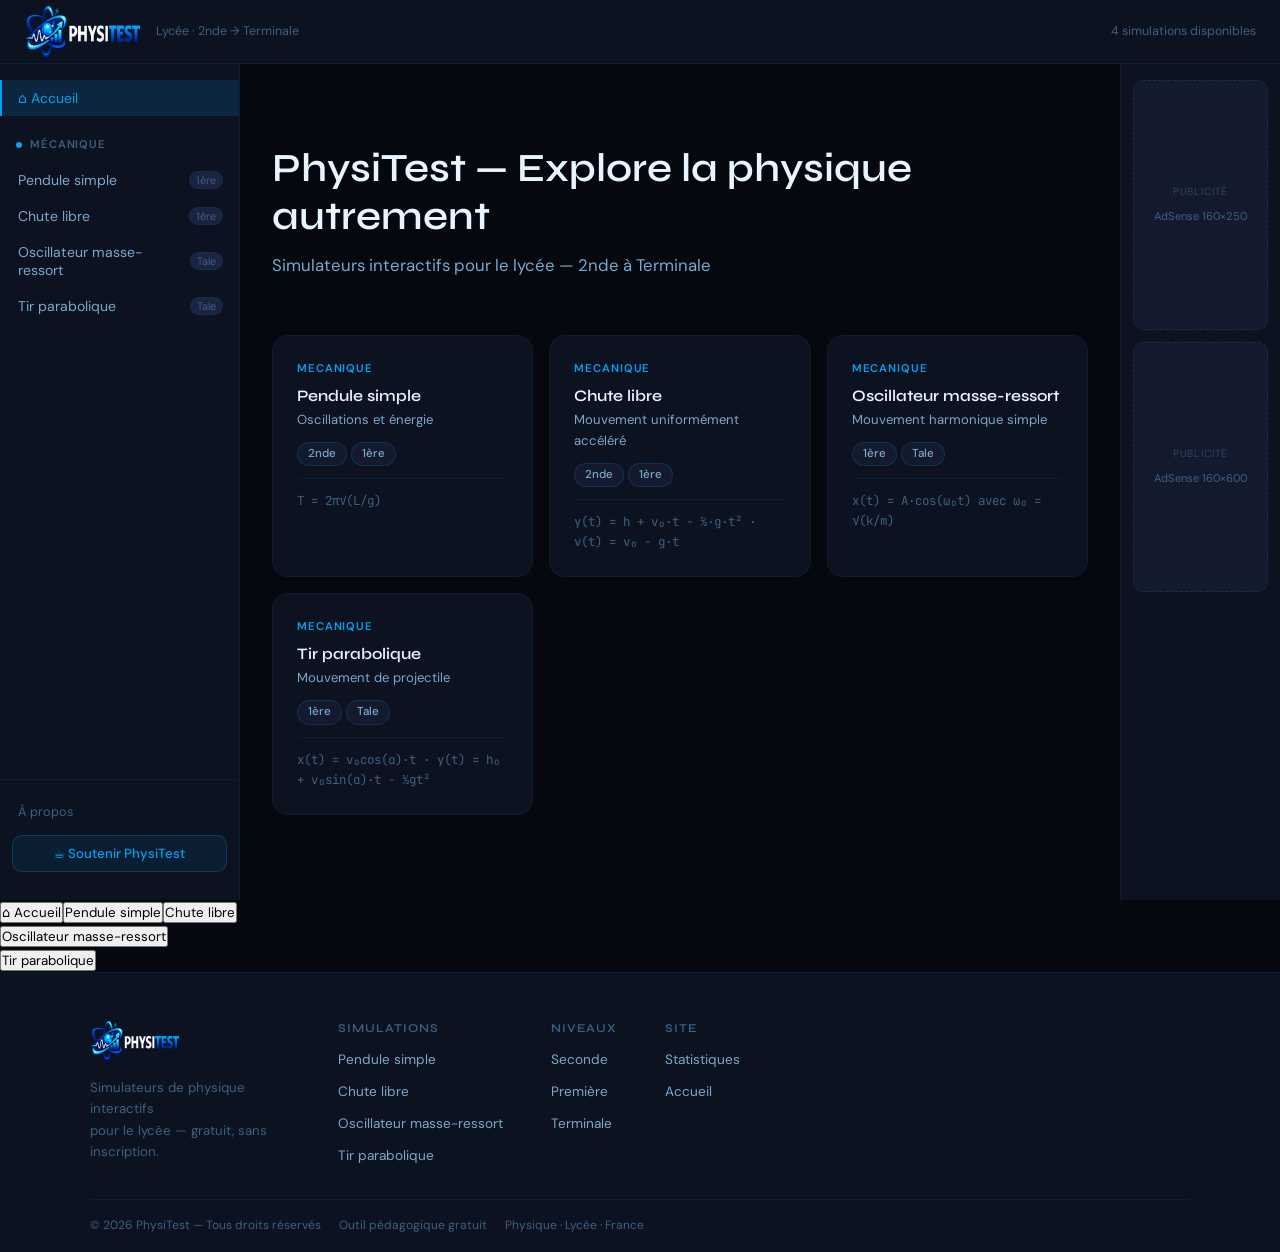
<file: physitest/index.html>
<!DOCTYPE html>
<html lang="fr" prefix="og: https://ogp.me/ns#">
<head>
  <meta charset="UTF-8">
  <meta name="viewport" content="width=device-width, initial-scale=1.0">

  <!-- ═══ SEO primaire ═══════════════════════════════════════ -->
  <title>PhysiTest — Simulateurs de physique lycée interactifs</title>
  <meta name="description" content="Simulateurs de physique interactifs gratuits pour le lycée : pendule, chute libre, oscillateur masse-ressort, tir parabolique. 2nde, 1ère, Terminale.">
  <meta name="keywords" content="physique lycée, simulateur physique, pendule simple, chute libre, oscillateur ressort, tir parabolique, 2nde, terminale, révision physique, animation physique, mécanique lycée">
  <meta name="author" content="PhysiTest">
  <meta name="robots" content="index, follow">
  <link rel="canonical" href="https://physitest.netlify.app/">

  <!-- ═══ Open Graph (Facebook, LinkedIn, WhatsApp…) ════════ -->
  <meta property="og:type"        content="website">
  <meta property="og:url"         content="https://physitest.netlify.app/">
  <meta property="og:title"       content="PhysiTest — Simulateurs de physique lycée">
  <meta property="og:description" content="Pendule, chute libre, ressort, projectile : simule, ajuste les paramètres et comprends la physique en direct. Gratuit, sans inscription.">
  <meta property="og:image"       content="https://physitest.netlify.app/assets/logo.png">
  <meta property="og:locale"      content="fr_FR">
  <meta property="og:site_name"   content="PhysiTest">

  <!-- ═══ Twitter Card ══════════════════════════════════════ -->
  <meta name="twitter:card"        content="summary_large_image">
  <meta name="twitter:title"       content="PhysiTest — Simulateurs de physique lycée">
  <meta name="twitter:description" content="Simule et comprends la physique en direct. Pendule, chute libre, ressort, projectile.">
  <meta name="twitter:image"       content="https://physitest.netlify.app/assets/logo.png">

  <!-- ═══ Favicons & app icons ══════════════════════════════ -->
  <link rel="icon"             type="image/png" sizes="32x32" href="assets/favicon-32.png">
  <link rel="icon"             type="image/png" sizes="16x16" href="assets/favicon-16.png">
  <link rel="apple-touch-icon" sizes="180x180"               href="assets/apple-touch-icon.png">
  <link rel="manifest"                                        href="site.webmanifest">
  <meta name="theme-color" content="#05a1f0">
  <meta name="msapplication-TileColor" content="#06080f">

  <!-- ═══ Données structurées JSON-LD ═══════════════════════ -->
  <script type="application/ld+json">
  {
    "@context": "https://schema.org",
    "@type": "WebSite",
    "name": "PhysiTest",
    "url": "https://physitest.netlify.app/",
    "description": "Simulateurs de physique interactifs gratuits pour le lycée (2nde, 1ère, Terminale).",
    "inLanguage": "fr",
    "author": {
      "@type": "Organization",
      "name": "PhysiTest"
    },
    "potentialAction": {
      "@type": "SearchAction",
      "target": "https://physitest.netlify.app/#sim/{search_term_string}",
      "query-input": "required name=search_term_string"
    }
  }
  </script>

  <!-- ═══ Polices ══════════════════════════════════════════ -->
  <link rel="preconnect" href="https://fonts.googleapis.com">
  <link rel="preconnect" href="https://fonts.gstatic.com" crossorigin>
  <link href="https://fonts.googleapis.com/css2?family=Syne:wght@600;700&family=DM+Sans:wght@400;500&family=JetBrains+Mono:wght@400;500&display=swap" rel="stylesheet">

  <!-- ═══ Styles ════════════════════════════════════════════ -->
  <link rel="stylesheet" href="src/styles/tokens.css">
  <link rel="stylesheet" href="src/styles/base.css">
  <link rel="stylesheet" href="src/styles/layout.css">
  <link rel="stylesheet" href="src/styles/components.css">
</head>
<body>

<!-- Bandeau mobile non intrusif (hors du grid) -->
<div id="desktop-hint" role="note">
  <span>💡 Pour une meilleure expérience, essaie ce site sur un ordinateur.</span>
  <button id="desktop-hint-close" aria-label="Fermer"
    onclick="this.parentElement.style.display='none'; localStorage.setItem('pt_hint_dismissed','1')">×</button>
</div>

<div id="app">

  <header id="header">
    <!-- Logo image + texte -->
    <a class="logo" href="#home" aria-label="PhysiTest — Accueil">
      <img src="assets/logo.png" alt="PhysiTest logo" class="logo-img" width="178" height="80">
    </a>
    <span class="header-tagline">Lycée · 2nde → Terminale</span>
    <div id="header-home-actions">
      <span style="font-size:0.78rem; color:var(--text-muted)">4 simulations disponibles</span>
    </div>
  </header>

  <nav id="sidebar" aria-label="Navigation principale"></nav>

  <!-- Navigation mobile horizontale (remplie par JS) -->
  <nav id="mobile-nav" aria-label="Navigation mobile"></nav>

  <main id="main" role="main">
    <div class="view active" data-route="home"></div>
    <div class="view" data-route="sim"></div>
    <div class="view" data-route="about"></div>
    <div class="view" data-route="support"></div>
  </main>

  <!-- Colonne publicitaire — remplacer les .ad-slot par les blocs AdSense -->
  <aside id="ad-column" aria-label="Publicités">
    <div class="ad-slot">
      <div class="ad-slot-label">Publicité</div>
      <!-- Insérer bloc AdSense 160×250 ici -->
      <span>AdSense 160×250</span>
    </div>
    <div class="ad-slot">
      <div class="ad-slot-label">Publicité</div>
      <!-- Insérer bloc AdSense 160×600 ici -->
      <span>AdSense 160×600</span>
    </div>
  </aside>

</div>

<!-- ═══ Footer ════════════════════════════════════════════════ -->
<footer id="site-footer" role="contentinfo">
  <div class="footer-inner">

    <div class="footer-brand">
      <img src="assets/logo.png" alt="PhysiTest" class="footer-logo">
      <p class="footer-tagline">Simulateurs de physique interactifs<br>pour le lycée — gratuit, sans inscription.</p>
    </div>

    <div class="footer-links">
      <div class="footer-col">
        <h3>Simulations</h3>
        <ul>
          <li><a href="#sim/pendule">Pendule simple</a></li>
          <li><a href="#sim/chute">Chute libre</a></li>
          <li><a href="#sim/ressort">Oscillateur masse-ressort</a></li>
          <li><a href="#sim/projectile">Tir parabolique</a></li>
        </ul>
      </div>
      <div class="footer-col">
        <h3>Niveaux</h3>
        <ul>
          <li><span>Seconde</span></li>
          <li><span>Première</span></li>
          <li><span>Terminale</span></li>
        </ul>
      </div>
      <div class="footer-col">
        <h3>Site</h3>
        <ul>
          <li><a href="compteur/">Statistiques</a></li>
          <li><a href="#home">Accueil</a></li>
        </ul>
      </div>
    </div>

  </div>

  <div class="footer-bottom">
    <span>© <span id="footer-year"></span> PhysiTest — Tous droits réservés</span>
    <span class="footer-sep">·</span>
    <span>Outil pédagogique gratuit</span>
    <span class="footer-sep">·</span>
    <span>Physique · Lycée · France</span>
  </div>
</footer>

<!-- Tooltip global -->
<div id="tooltip" role="tooltip" aria-hidden="true"></div>

<script>
// Cache le bandeau mobile si déjà fermé
(function() {
  if (localStorage.getItem('pt_hint_dismissed') === '1') {
    document.getElementById('desktop-hint').style.display = 'none';
  }
  // Année footer
  document.getElementById('footer-year').textContent = new Date().getFullYear();
})();
</script>

<script src="src/components/router.js"></script>
<script src="src/components/ui.js"></script>
<script src="src/components/simrunner.js"></script>
<script src="src/simulations/pendule.js"></script>
<script src="src/simulations/chute.js"></script>
<script src="src/simulations/ressort.js"></script>
<script src="src/simulations/projectile.js"></script>
<script src="src/app.js"></script>

<!-- Tracking des visites -->
<script>
(function() {
  const KEY = 'physitest_visits';
  function weekKey(date) {
    const d = new Date(date); d.setHours(0,0,0,0);
    d.setDate(d.getDate() + 3 - ((d.getDay() + 6) % 7));
    const w1 = new Date(d.getFullYear(), 0, 4);
    const wn = 1 + Math.round(((d - w1) / 86400000 - 3 + ((w1.getDay() + 6) % 7)) / 7);
    return d.getFullYear() + '-W' + String(wn).padStart(2, '0');
  }
  function dayKey(date) {
    const d = new Date(date);
    return d.getFullYear() + '-' + String(d.getMonth()+1).padStart(2,'0') + '-' + String(d.getDate()).padStart(2,'0');
  }
  try {
    const now = new Date();
    let data = JSON.parse(localStorage.getItem(KEY) || 'null') ||
      { total: 0, firstVisit: now.toISOString(), byDay: {}, byWeek: {} };
    data.total = (data.total || 0) + 1;
    const dk = dayKey(now); data.byDay[dk] = (data.byDay[dk] || 0) + 1;
    const wk = weekKey(now); data.byWeek[wk] = (data.byWeek[wk] || 0) + 1;
    localStorage.setItem(KEY, JSON.stringify(data));
  } catch(e) {}
})();
</script>
</body>
</html>
</file>
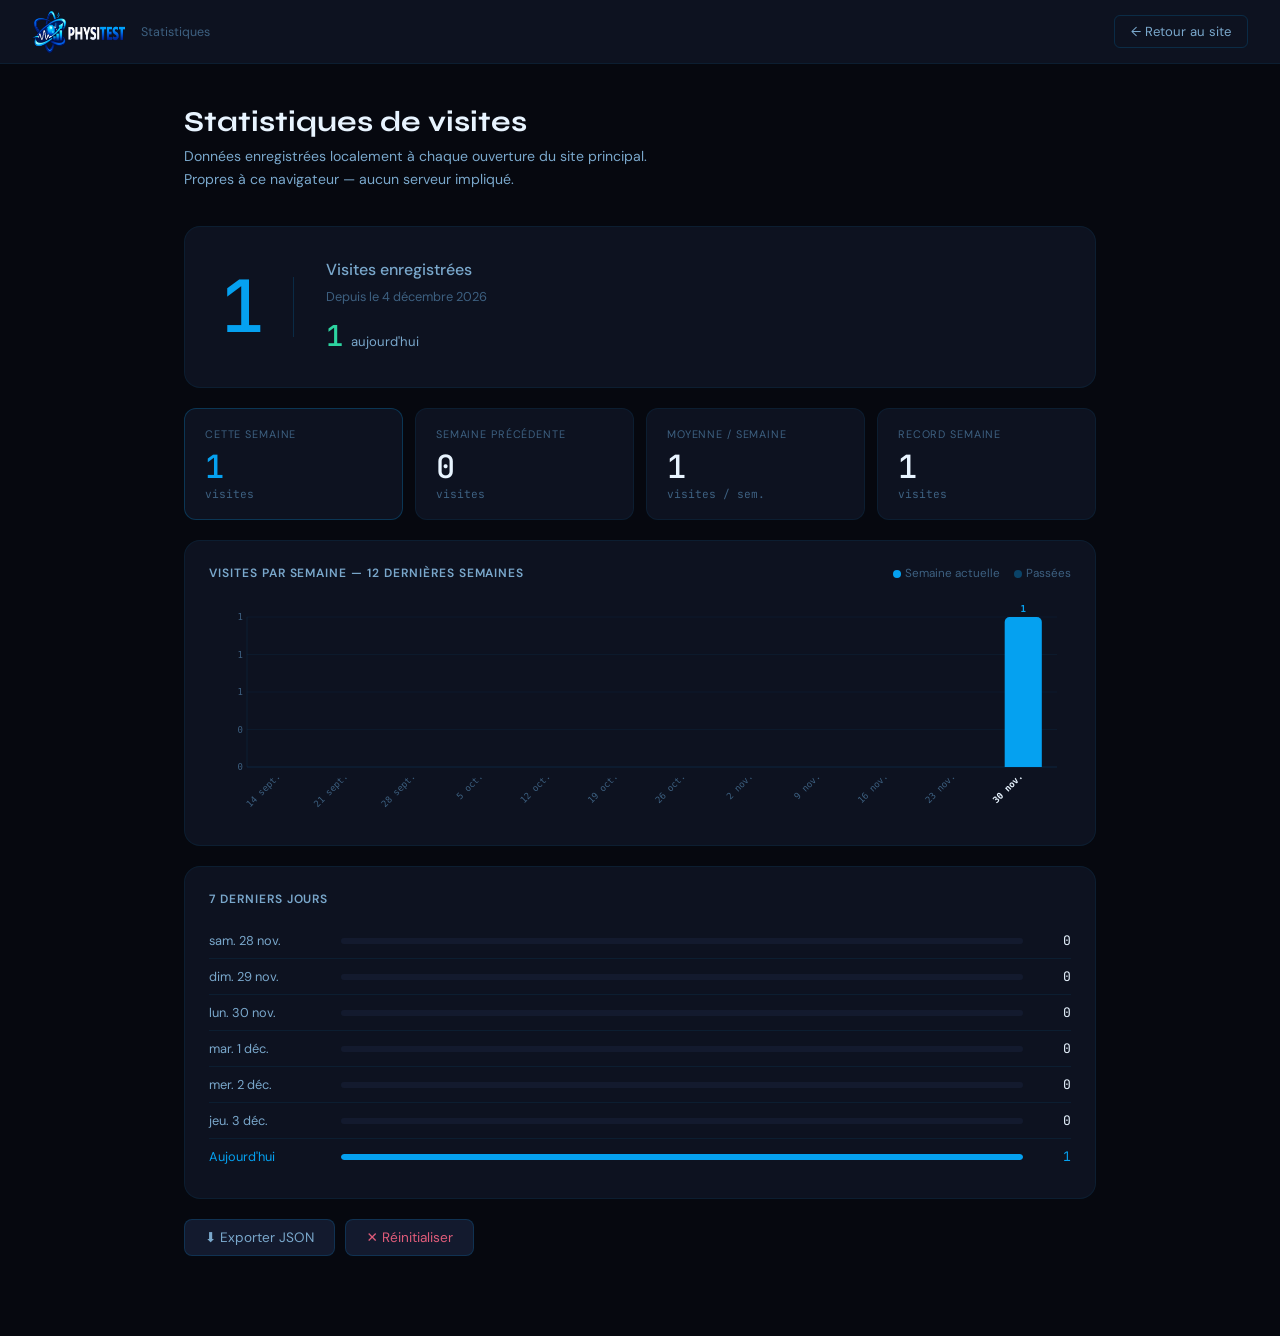
<file: physitest/compteur/index.html>
<!DOCTYPE html>
<html lang="fr">
<head>
  <meta charset="UTF-8">
  <meta name="viewport" content="width=device-width, initial-scale=1.0">
  <title>PhysiTest — Statistiques</title>
  <meta name="robots" content="noindex">
  <link rel="preconnect" href="https://fonts.googleapis.com">
  <link href="https://fonts.googleapis.com/css2?family=Syne:wght@600;700&family=DM+Sans:wght@400;500&family=JetBrains+Mono:wght@400;500&display=swap" rel="stylesheet">
  <style>
    *, *::before, *::after { box-sizing: border-box; margin: 0; padding: 0; }
    :root {
      --bg:#06080f; --surface:#0d1220; --raised:#131a2e;
      --border:rgba(5,161,240,0.08); --border-m:rgba(5,161,240,0.18);
      --text:#e8f4ff; --muted:#7aa8cc; --faint:#3d6080;
      --accent:#05a1f0; --green:#2dd4a0; --amber:#f0a830; --red:#e05c7a;
      --font:'DM Sans',system-ui,sans-serif;
      --mono:'JetBrains Mono',monospace;
      --display:'Syne',system-ui,sans-serif;
    }
    body { background:var(--bg); color:var(--text); font-family:var(--font); min-height:100vh; -webkit-font-smoothing:antialiased; }

    header { display:flex; align-items:center; gap:16px; padding:0 32px; height:64px; background:var(--surface); border-bottom:1px solid var(--border); position:sticky; top:0; z-index:10; }
    .logo-img { height:42px; width:auto; display:block; }
    .header-sub { font-size:0.78rem; color:var(--faint); }
    .back-btn { margin-left:auto; padding:7px 16px; border:1px solid var(--border-m); border-radius:6px; background:transparent; color:var(--muted); font-size:0.82rem; cursor:pointer; text-decoration:none; transition:all 0.12s; font-family:var(--font); }
    .back-btn:hover { color:var(--text); border-color:var(--accent); }

    main { max-width:960px; margin:0 auto; padding:40px 24px 80px; }
    h1 { font-family:var(--display); font-size:1.8rem; margin-bottom:6px; }
    .page-sub { color:var(--muted); font-size:0.88rem; margin-bottom:36px; line-height:1.6; }

    .no-data { text-align:center; padding:64px 24px; background:var(--surface); border:1px solid var(--border); border-radius:16px; margin-bottom:24px; }
    .no-data .icon { font-size:2.5rem; margin-bottom:16px; }
    .no-data h2 { font-family:var(--display); margin-bottom:8px; }
    .no-data p { color:var(--muted); font-size:0.88rem; line-height:1.6; }
    .no-data a { color:var(--accent); }

    .counter-hero { display:grid; grid-template-columns:auto 1px 1fr; align-items:center; gap:32px; background:var(--surface); border:1px solid var(--border); border-radius:16px; padding:32px 36px; margin-bottom:20px; }
    .counter-number { font-family:var(--mono); font-size:4.5rem; font-weight:500; color:var(--accent); line-height:1; letter-spacing:-3px; }
    .counter-divider { width:1px; height:60px; background:var(--border-m); }
    .counter-label { font-size:1rem; font-weight:500; color:var(--muted); margin-bottom:8px; }
    .counter-since { font-size:0.8rem; color:var(--faint); margin-bottom:12px; }
    .counter-today { display:flex; align-items:baseline; gap:8px; }
    .counter-today-val { font-family:var(--mono); font-size:1.8rem; font-weight:500; color:var(--green); }
    .counter-today-label { font-size:0.82rem; color:var(--muted); }

    .stats-grid { display:grid; grid-template-columns:repeat(auto-fit,minmax(170px,1fr)); gap:12px; margin-bottom:20px; }
    .stat-card { background:var(--surface); border:1px solid var(--border); border-radius:12px; padding:18px 20px; transition:border-color 0.12s; }
    .stat-card:hover { border-color:var(--border-m); }
    .stat-card.hl { border-color:rgba(5,161,240,0.25); }
    .stat-card.hl .stat-val { color:var(--accent); }
    .stat-label { font-size:0.68rem; color:var(--faint); text-transform:uppercase; letter-spacing:0.08em; margin-bottom:10px; }
    .stat-val { font-family:var(--mono); font-size:2rem; font-weight:500; color:var(--text); line-height:1; margin-bottom:4px; }
    .stat-unit { font-size:0.7rem; color:var(--faint); font-family:var(--mono); }

    .chart-card { background:var(--surface); border:1px solid var(--border); border-radius:16px; padding:24px; margin-bottom:20px; }
    .chart-header { display:flex; align-items:center; justify-content:space-between; margin-bottom:20px; flex-wrap:wrap; gap:10px; }
    .chart-title { font-size:0.75rem; font-weight:600; color:var(--muted); text-transform:uppercase; letter-spacing:0.08em; }
    .chart-legend { display:flex; gap:14px; font-size:0.73rem; color:var(--faint); }
    .ldot { width:8px; height:8px; border-radius:50%; display:inline-block; margin-right:4px; vertical-align:middle; }
    .chart-wrap { position:relative; width:100%; height:220px; }
    canvas#chart { position:absolute; inset:0; width:100% !important; height:100% !important; }

    .daily-card { background:var(--surface); border:1px solid var(--border); border-radius:16px; padding:24px; margin-bottom:20px; }
    .daily-title { font-size:0.75rem; font-weight:600; color:var(--muted); text-transform:uppercase; letter-spacing:0.08em; margin-bottom:16px; }
    .daily-row { display:grid; grid-template-columns:120px 1fr 36px; align-items:center; gap:12px; padding:9px 0; border-bottom:1px solid var(--border); }
    .daily-row:last-child { border-bottom:none; }
    .daily-date { color:var(--muted); font-size:0.8rem; }
    .daily-bar-wrap { height:6px; background:var(--raised); border-radius:99px; overflow:hidden; }
    .daily-bar { height:100%; border-radius:99px; background:var(--accent); opacity:0.55; transition:width 0.4s; }
    .daily-count { font-family:var(--mono); font-size:0.82rem; color:var(--text); text-align:right; }

    .actions { display:flex; gap:10px; flex-wrap:wrap; }
    .btn { padding:9px 20px; border-radius:8px; border:1px solid var(--border-m); background:var(--raised); color:var(--muted); font-size:0.85rem; cursor:pointer; transition:all 0.12s; font-family:var(--font); }
    .btn:hover { color:var(--text); border-color:var(--accent); }
    .btn-danger { color:var(--red); }
    .btn-danger:hover { border-color:var(--red); background:rgba(224,92,122,0.08); }

    .overlay { display:none; position:fixed; inset:0; z-index:200; background:rgba(0,0,0,0.75); align-items:center; justify-content:center; }
    .overlay.show { display:flex; }
    .confirm-box { background:var(--raised); border:1px solid var(--border-m); border-radius:14px; padding:32px; max-width:360px; width:90%; text-align:center; }
    .confirm-box h3 { font-family:var(--display); font-size:1.2rem; margin-bottom:10px; }
    .confirm-box p { color:var(--muted); font-size:0.88rem; margin-bottom:24px; line-height:1.55; }
    .confirm-btns { display:flex; gap:10px; justify-content:center; }
    .btn-yes { background:rgba(224,92,122,0.12); border-color:var(--red); color:var(--red); }
    .btn-yes:hover { background:rgba(224,92,122,0.22); }

    @media(max-width:600px) {
      header { padding:0 16px; }
      main { padding:24px 16px 60px; }
      .counter-hero { grid-template-columns:1fr; gap:16px; padding:24px; }
      .counter-divider { display:none; }
      .counter-number { font-size:3rem; }
      .daily-row { grid-template-columns:90px 1fr 28px; }
    }
  </style>
</head>
<body>

<header>
  <a href="../index.html"><img src="../assets/logo.png" alt="PhysiTest" class="logo-img"></a>
  <span class="header-sub">Statistiques</span>
  <a class="back-btn" href="../index.html">← Retour au site</a>
</header>

<main>
  <h1>Statistiques de visites</h1>
  <p class="page-sub">Données enregistrées localement à chaque ouverture du site principal.<br>Propres à ce navigateur — aucun serveur impliqué.</p>

  <div id="no-data" class="no-data" style="display:none">
    <div class="icon">📊</div>
    <h2>Aucune donnée disponible</h2>
    <p>Les statistiques apparaîtront dès que le site aura été visité.<br><br>
    <a href="../index.html">Visiter le site →</a> puis reviens ici.</p>
  </div>

  <div id="dashboard" style="display:none">
    <div class="counter-hero">
      <div class="counter-number" id="total-count">—</div>
      <div class="counter-divider"></div>
      <div>
        <div class="counter-label">Visites enregistrées</div>
        <div class="counter-since" id="since-date"></div>
        <div class="counter-today">
          <span class="counter-today-val" id="today-count">—</span>
          <span class="counter-today-label">aujourd'hui</span>
        </div>
      </div>
    </div>

    <div class="stats-grid">
      <div class="stat-card hl"><div class="stat-label">Cette semaine</div><div class="stat-val" id="stat-week">—</div><div class="stat-unit">visites</div></div>
      <div class="stat-card"><div class="stat-label">Semaine précédente</div><div class="stat-val" id="stat-lastweek">—</div><div class="stat-unit">visites</div></div>
      <div class="stat-card"><div class="stat-label">Moyenne / semaine</div><div class="stat-val" id="stat-avg">—</div><div class="stat-unit">visites / sem.</div></div>
      <div class="stat-card"><div class="stat-label">Record semaine</div><div class="stat-val" id="stat-best">—</div><div class="stat-unit">visites</div></div>
    </div>

    <div class="chart-card">
      <div class="chart-header">
        <div class="chart-title">Visites par semaine — 12 dernières semaines</div>
        <div class="chart-legend">
          <span><span class="ldot" style="background:var(--accent)"></span>Semaine actuelle</span>
          <span><span class="ldot" style="background:rgba(5,161,240,0.35)"></span>Passées</span>
        </div>
      </div>
      <div class="chart-wrap"><canvas id="chart"></canvas></div>
    </div>

    <div class="daily-card">
      <div class="daily-title">7 derniers jours</div>
      <div id="daily-list"></div>
    </div>

    <div class="actions">
      <button class="btn" onclick="exportData()">⬇ Exporter JSON</button>
      <button class="btn btn-danger" onclick="document.getElementById('overlay').classList.add('show')">✕ Réinitialiser</button>
    </div>
  </div>
</main>

<div class="overlay" id="overlay">
  <div class="confirm-box">
    <h3>Réinitialiser ?</h3>
    <p>Toutes les statistiques seront supprimées définitivement. Action irréversible.</p>
    <div class="confirm-btns">
      <button class="btn" onclick="document.getElementById('overlay').classList.remove('show')">Annuler</button>
      <button class="btn btn-yes" onclick="resetData()">Supprimer</button>
    </div>
  </div>
</div>

<script>
'use strict';
const KEY = 'physitest_visits';

function isoDay(d) {
  const dt = new Date(d);
  return dt.getFullYear()+'-'+String(dt.getMonth()+1).padStart(2,'0')+'-'+String(dt.getDate()).padStart(2,'0');
}

function isoWeek(d) {
  const dt = new Date(d);
  dt.setHours(0,0,0,0);
  dt.setDate(dt.getDate()+3-((dt.getDay()+6)%7));
  const jan4 = new Date(dt.getFullYear(),0,4);
  const wn = 1+Math.round(((dt-jan4)/86400000-3+((jan4.getDay()+6)%7))/7);
  return dt.getFullYear()+'-W'+String(wn).padStart(2,'0');
}

function offsetDate(base, days) {
  const d = new Date(base);
  d.setDate(d.getDate()+days);
  return d;
}

function labelDay(isoStr) {
  return new Date(isoStr).toLocaleDateString('fr-FR',{weekday:'short',day:'numeric',month:'short'});
}

function labelWeekStart(d) {
  const dt = new Date(d);
  const day = dt.getDay()||7;
  dt.setDate(dt.getDate()-day+1);
  return dt.toLocaleDateString('fr-FR',{day:'numeric',month:'short'});
}

function load() {
  try { const r=localStorage.getItem(KEY); return r?JSON.parse(r):null; } catch{return null;}
}

function render() {
  const data = load();
  if (!data || !data.total) {
    document.getElementById('no-data').style.display='';
    document.getElementById('dashboard').style.display='none';
    return;
  }
  document.getElementById('no-data').style.display='none';
  document.getElementById('dashboard').style.display='';

  const now=new Date(), today=isoDay(now), thisWk=isoWeek(now), lastWk=isoWeek(offsetDate(now,-7));
  const byW=data.byWeek||{}, byD=data.byDay||{};
  const allWkVals=Object.values(byW), wkCount=Math.max(1,Object.keys(byW).length);

  document.getElementById('total-count').textContent=(data.total||0).toLocaleString('fr-FR');
  document.getElementById('since-date').textContent=data.firstVisit
    ?'Depuis le '+new Date(data.firstVisit).toLocaleDateString('fr-FR',{day:'numeric',month:'long',year:'numeric'}):'';
  document.getElementById('today-count').textContent=(byD[today]||0).toLocaleString('fr-FR');
  document.getElementById('stat-week').textContent=(byW[thisWk]||0).toLocaleString('fr-FR');
  document.getElementById('stat-lastweek').textContent=(byW[lastWk]||0).toLocaleString('fr-FR');
  document.getElementById('stat-avg').textContent=Math.round(data.total/wkCount).toLocaleString('fr-FR');
  document.getElementById('stat-best').textContent=(allWkVals.length?Math.max(...allWkVals):0).toLocaleString('fr-FR');

  // Weekly chart data
  const weeks=[];
  for(let i=11;i>=0;i--){
    const d=offsetDate(now,-i*7), k=isoWeek(d);
    weeks.push({k,label:labelWeekStart(d),count:byW[k]||0,cur:k===thisWk});
  }
  drawChart(weeks);

  // Daily list
  const dl=document.getElementById('daily-list');
  dl.innerHTML='';
  const days=[];
  for(let i=6;i>=0;i--) {
    const d=offsetDate(now,-i), k=isoDay(d);
    days.push({k,label:i===0?"Aujourd'hui":labelDay(k),count:byD[k]||0,today:i===0});
  }
  const maxD=Math.max(...days.map(d=>d.count),1);
  days.forEach(day=>{
    const row=document.createElement('div'); row.className='daily-row';
    const lbl=document.createElement('div'); lbl.className='daily-date'; lbl.textContent=day.label;
    if(day.today) lbl.style.color='var(--accent)';
    const bw=document.createElement('div'); bw.className='daily-bar-wrap';
    const b=document.createElement('div'); b.className='daily-bar';
    b.style.width=(day.count/maxD*100)+'%';
    if(day.today){b.style.opacity='1';}
    bw.appendChild(b);
    const c=document.createElement('div'); c.className='daily-count'; c.textContent=day.count;
    if(day.today) c.style.color='var(--accent)';
    row.appendChild(lbl); row.appendChild(bw); row.appendChild(c);
    dl.appendChild(row);
  });
}

function drawChart(weeks) {
  const wrap=document.querySelector('.chart-wrap');
  const canvas=document.getElementById('chart');
  const W=wrap.clientWidth||800, H=wrap.clientHeight||220;
  canvas.width=W; canvas.height=H;
  const ctx=canvas.getContext('2d');
  ctx.clearRect(0,0,W,H);

  const pad={t:16,b:54,l:38,r:14};
  const gx=pad.l, gy=pad.t, gw=W-pad.l-pad.r, gh=H-pad.t-pad.b;
  const maxV=Math.max(...weeks.map(w=>w.count),1);

  // Grille
  for(let i=0;i<=4;i++){
    const y=gy+gh-(i/4)*gh;
    ctx.strokeStyle='rgba(5,161,240,0.07)'; ctx.lineWidth=0.8;
    ctx.beginPath(); ctx.moveTo(gx,y); ctx.lineTo(gx+gw,y); ctx.stroke();
    ctx.fillStyle='#3d6080'; ctx.font='9px monospace'; ctx.textAlign='right';
    ctx.fillText(Math.round(i/4*maxV), gx-4, y+3);
  }

  // Barres
  const sw=gw/weeks.length, bw=Math.max(6,sw*0.55);
  weeks.forEach((w,i)=>{
    const x=gx+i*sw+(sw-bw)/2;
    const bh=w.count/maxV*gh;
    const y=gy+gh-bh;
    ctx.fillStyle=w.cur?'#05a1f0':'rgba(5,161,240,0.28)';
    rrect(ctx,x,y,bw,bh,Math.min(5,bw/2)); ctx.fill();
    if(w.count>0){
      ctx.fillStyle=w.cur?'#05a1f0':'#3d6080';
      ctx.font=(w.cur?'bold ':'')+'9px monospace'; ctx.textAlign='center';
      ctx.fillText(w.count, x+bw/2, y-5);
    }
    ctx.save();
    ctx.translate(x+bw/2, gy+gh+10);
    ctx.rotate(-Math.PI/4);
    ctx.fillStyle=w.cur?'#e8f4ff':'#3d6080';
    ctx.font=(w.cur?'bold ':'')+'9px monospace'; ctx.textAlign='right';
    ctx.fillText(w.label,0,0);
    ctx.restore();
  });

  // Axes
  ctx.strokeStyle='rgba(5,161,240,0.12)'; ctx.lineWidth=0.8;
  ctx.beginPath(); ctx.moveTo(gx,gy); ctx.lineTo(gx,gy+gh); ctx.lineTo(gx+gw,gy+gh); ctx.stroke();
}

function rrect(ctx,x,y,w,h,r){
  if(h<=0)return; r=Math.min(r,h/2,w/2);
  ctx.beginPath();
  ctx.moveTo(x+r,y); ctx.lineTo(x+w-r,y);
  ctx.arcTo(x+w,y,x+w,y+r,r); ctx.lineTo(x+w,y+h);
  ctx.lineTo(x,y+h); ctx.lineTo(x,y+r);
  ctx.arcTo(x,y,x+r,y,r); ctx.closePath();
}

function resetData(){
  localStorage.removeItem(KEY);
  document.getElementById('overlay').classList.remove('show');
  render();
}

function exportData(){
  const d=load()||{};
  const blob=new Blob([JSON.stringify(d,null,2)],{type:'application/json'});
  const url=URL.createObjectURL(blob);
  const a=document.createElement('a');
  a.href=url; a.download='physitest-stats-'+isoDay(new Date())+'.json';
  document.body.appendChild(a); a.click();
  document.body.removeChild(a); URL.revokeObjectURL(url);
}

render();
let rt;
window.addEventListener('resize',()=>{ clearTimeout(rt); rt=setTimeout(render,150); });
</script>
</body>
</html>
</file>
<file: physitest/src/styles/tokens.css>
/* ============================================================
   PHYSIQUEST — Design Tokens
   Modifier ici pour changer tout le visuel du site
   ============================================================ */

:root {
  /* Palette — inspirée du logo PhysiTest (bleu nuit → cyan électrique) */
  --bg-base:       #06080f;
  --bg-surface:    #0d1220;
  --bg-raised:     #131a2e;
  --bg-hover:      #1a2340;
  --border-dim:    rgba(5, 161, 240, 0.08);
  --border-med:    rgba(5, 161, 240, 0.18);
  --border-bright: rgba(5, 161, 240, 0.35);

  /* Text */
  --text-primary:   #e8f4ff;
  --text-secondary: #7aa8cc;
  --text-muted:     #3d6080;

  /* Accent system — bleu cyan du logo */
  --accent:         #05a1f0;
  --accent-dim:     rgba(5, 161, 240, 0.14);
  --accent-glow:    rgba(5, 161, 240, 0.35);
  --accent2:        #39caeb;
  --accent2-dim:    rgba(57, 202, 235, 0.14);
  --green:          #2dd4a0;
  --green-dim:      rgba(45, 212, 160, 0.14);
  --amber:          #f0a830;
  --amber-dim:      rgba(240, 168, 48, 0.14);

  /* Category colors */
  --cat-mecanique:        #05a1f0;
  --cat-optique:          #2dd4a0;
  --cat-electricite:      #f0a830;
  --cat-thermodynamique:  #a855f7;

  /* Typography */
  --font-display: 'Syne', 'Segoe UI', system-ui, sans-serif;
  --font-body:    'DM Sans', 'Segoe UI', system-ui, sans-serif;
  --font-mono:    'JetBrains Mono', 'Fira Code', monospace;

  /* Spacing scale */
  --sp-1: 4px;
  --sp-2: 8px;
  --sp-3: 12px;
  --sp-4: 16px;
  --sp-5: 24px;
  --sp-6: 32px;
  --sp-7: 48px;
  --sp-8: 64px;

  /* Radii */
  --radius-sm: 6px;
  --radius-md: 10px;
  --radius-lg: 16px;
  --radius-xl: 24px;

  /* Transitions */
  --transition-fast: 0.12s ease;
  --transition-med:  0.22s ease;

  /* Layout */
  --sidebar-width: 240px;
  --header-height: 64px;
  --canvas-height: 320px;
}
</file>
<file: physitest/src/styles/base.css>
/* ============================================================
   PHYSIQUEST — Base styles
   ============================================================ */

*, *::before, *::after { box-sizing: border-box; margin: 0; padding: 0; }

html { scroll-behavior: auto; }

body {
  background: var(--bg-base);
  color: var(--text-primary);
  font-family: var(--font-body);
  font-size: 15px;
  line-height: 1.6;
  min-height: 100vh;
  -webkit-font-smoothing: antialiased;
}

/* ── Scrollbar ─────────────────────────────────────── */
::-webkit-scrollbar { width: 5px; height: 5px; }
::-webkit-scrollbar-track { background: transparent; }
::-webkit-scrollbar-thumb { background: var(--border-med); border-radius: 99px; }
::-webkit-scrollbar-thumb:hover { background: var(--border-bright); }

/* ── Typography ────────────────────────────────────── */
h1, h2, h3, h4 { font-family: var(--font-display); font-weight: 600; line-height: 1.2; }
h1 { font-size: 2rem; }
h2 { font-size: 1.4rem; }
h3 { font-size: 1.1rem; }
code, .mono { font-family: var(--font-mono); font-size: 0.88em; }

/* ── Form elements ─────────────────────────────────── */
input[type="range"] {
  -webkit-appearance: none;
  appearance: none;
  width: 100%;
  height: 3px;
  background: var(--border-med);
  border-radius: 99px;
  outline: none;
  cursor: pointer;
}
input[type="range"]::-webkit-slider-thumb {
  -webkit-appearance: none;
  width: 14px; height: 14px;
  border-radius: 50%;
  background: var(--accent);
  cursor: pointer;
  transition: transform var(--transition-fast), box-shadow var(--transition-fast);
}
input[type="range"]::-webkit-slider-thumb:hover {
  transform: scale(1.25);
  box-shadow: 0 0 0 4px var(--accent-dim);
}

select {
  background: var(--bg-raised);
  color: var(--text-primary);
  border: 1px solid var(--border-med);
  border-radius: var(--radius-sm);
  padding: 6px 10px;
  font-family: var(--font-body);
  font-size: 0.88rem;
  outline: none;
  cursor: pointer;
  transition: border-color var(--transition-fast);
}
select:hover, select:focus { border-color: var(--border-bright); }

button {
  font-family: var(--font-body);
  cursor: pointer;
  transition: all var(--transition-fast);
}

/* ── Utility ────────────────────────────────────────── */
.sr-only { position: absolute; width: 1px; height: 1px; overflow: hidden; clip: rect(0,0,0,0); }
.text-muted  { color: var(--text-muted); }
.text-sec    { color: var(--text-secondary); }
.text-accent { color: var(--accent); }
.mono        { font-family: var(--font-mono); }
</file>
<file: physitest/src/styles/layout.css>
/* ============================================================
   PhysiTest — Layout
   ============================================================ */

:root {
  --ad-width: 160px;
}

/* ── App shell ─────────────────────────────────────── */
#app {
  display: grid;
  grid-template-rows: var(--header-height) 1fr;
  grid-template-columns: var(--sidebar-width) 1fr var(--ad-width);
  grid-template-areas:
    "header header header"
    "sidebar main ad";
  min-height: 100vh;
}

/* ── Header ────────────────────────────────────────── */
#header {
  grid-area: header;
  display: flex;
  align-items: center;
  gap: var(--sp-4);
  padding: 0 var(--sp-5);
  background: var(--bg-surface);
  border-bottom: 1px solid var(--border-dim);
  position: sticky;
  top: 0;
  z-index: 100;
}

.logo {
  display: flex;
  align-items: center;
  text-decoration: none;
  flex-shrink: 0;
}
.logo-img {
  height: 52px;
  width: auto;
  display: block;
}

.header-tagline {
  font-size: 0.78rem;
  color: var(--text-muted);
}

/* ── Footer ─────────────────────────────────────────── */
#site-footer {
  background: var(--bg-surface);
  border-top: 1px solid var(--border-dim);
  padding: var(--sp-7) var(--sp-6) var(--sp-4);
  margin-top: auto;
}

.footer-inner {
  max-width: 1100px;
  margin: 0 auto;
  display: flex;
  gap: var(--sp-7);
  flex-wrap: wrap;
  padding-bottom: var(--sp-6);
  border-bottom: 1px solid var(--border-dim);
}

.footer-brand {
  flex: 0 0 200px;
}
.footer-logo {
  height: 40px;
  width: auto;
  display: block;
  margin-bottom: var(--sp-4);
  border-radius: 6px;
}
.footer-tagline {
  font-size: 0.83rem;
  color: var(--text-muted);
  line-height: 1.6;
}

.footer-links {
  flex: 1;
  display: flex;
  gap: var(--sp-7);
  flex-wrap: wrap;
}
.footer-col h3 {
  font-family: var(--font-display);
  font-size: 0.75rem;
  font-weight: 600;
  text-transform: uppercase;
  letter-spacing: 0.08em;
  color: var(--text-muted);
  margin-bottom: var(--sp-3);
}
.footer-col ul {
  list-style: none;
  display: flex;
  flex-direction: column;
  gap: var(--sp-2);
}
.footer-col ul li a,
.footer-col ul li span {
  font-size: 0.85rem;
  color: var(--text-secondary);
  text-decoration: none;
  transition: color var(--transition-fast);
}
.footer-col ul li a:hover { color: var(--accent); }

.footer-bottom {
  max-width: 1100px;
  margin: var(--sp-4) auto 0;
  display: flex;
  align-items: center;
  flex-wrap: wrap;
  gap: var(--sp-2);
  font-size: 0.75rem;
  color: var(--text-muted);
}
.footer-sep { opacity: 0.4; }

@media (max-width: 768px) {
  #site-footer { padding: var(--sp-5) var(--sp-4) var(--sp-3); }
  .footer-inner { flex-direction: column; gap: var(--sp-5); }
  .footer-brand { flex: none; }
  .footer-links { gap: var(--sp-5); }
  .logo-img { height: 30px; }
}

#header-home-actions {
  display: flex;
  align-items: center;
  gap: var(--sp-3);
  margin-left: auto;
}

/* ── Sidebar ────────────────────────────────────────── */
#sidebar {
  grid-area: sidebar;
  background: var(--bg-surface);
  border-right: 1px solid var(--border-dim);
  overflow-y: auto;
  padding: var(--sp-4) 0;
  position: sticky;
  top: var(--header-height);
  height: calc(100vh - var(--header-height));
}

.sidebar-section { margin-bottom: var(--sp-4); }

.sidebar-category {
  display: flex;
  align-items: center;
  gap: var(--sp-2);
  padding: var(--sp-2) var(--sp-4);
  font-size: 0.7rem;
  font-weight: 600;
  letter-spacing: 0.08em;
  text-transform: uppercase;
  color: var(--text-muted);
  margin-top: var(--sp-3);
}
.sidebar-category .cat-dot {
  width: 6px; height: 6px;
  border-radius: 50%;
  flex-shrink: 0;
}

.nav-item {
  display: flex;
  align-items: center;
  gap: var(--sp-3);
  padding: 9px var(--sp-4);
  font-size: 0.88rem;
  color: var(--text-secondary);
  border-left: 2px solid transparent;
  transition: all var(--transition-fast);
  cursor: pointer;
  background: none;
  border-right: none; border-top: none; border-bottom: none;
  width: 100%;
  text-align: left;
}
.nav-item:hover { color: var(--text-primary); background: var(--bg-raised); }
.nav-item.active { color: var(--accent); background: var(--accent-dim); border-left-color: var(--accent); }
.nav-item .nav-badge {
  margin-left: auto;
  font-size: 0.68rem;
  background: var(--bg-hover);
  color: var(--text-muted);
  padding: 1px 6px;
  border-radius: 99px;
  border: 1px solid var(--border-dim);
}

/* ── Main content ───────────────────────────────────── */
#main {
  grid-area: main;
  overflow-y: auto;
  padding: var(--sp-6);
  background: var(--bg-base);
  min-width: 0; /* prevent overflow */
}

/* ── Ad column ──────────────────────────────────────── */
#ad-column {
  grid-area: ad;
  background: var(--bg-surface);
  border-left: 1px solid var(--border-dim);
  position: sticky;
  top: var(--header-height);
  height: calc(100vh - var(--header-height));
  overflow-y: auto;
  padding: var(--sp-4) var(--sp-3);
  display: flex;
  flex-direction: column;
  gap: var(--sp-3);
}
.ad-slot {
  background: var(--bg-raised);
  border: 1px dashed var(--border-med);
  border-radius: var(--radius-md);
  min-height: 250px;
  display: flex;
  align-items: center;
  justify-content: center;
  text-align: center;
  padding: var(--sp-3);
  font-size: 0.7rem;
  color: var(--text-muted);
  flex-direction: column;
  gap: var(--sp-2);
}
.ad-slot-label {
  font-size: 0.65rem;
  text-transform: uppercase;
  letter-spacing: 0.08em;
  color: var(--text-muted);
  opacity: 0.6;
}

/* ── Views ──────────────────────────────────────────── */
.view { display: none; }
.view.active { display: block; }

/* ── Responsive ─────────────────────────────────────── */
@media (max-width: 1100px) {
  #app {
    grid-template-columns: var(--sidebar-width) 1fr;
    grid-template-areas: "header header" "sidebar main";
  }
  #ad-column { display: none; }
}

/* ── Mobile (≤ 768px) ───────────────────────────────── */
@media (max-width: 768px) {
  :root {
    --header-height: 50px;
  }

  #app {
    grid-template-columns: 1fr;
    grid-template-rows: var(--header-height) auto 1fr;
    grid-template-areas:
      "header"
      "mobile-nav"
      "main";
  }

  #sidebar { display: none; }
  #ad-column { display: none; }

  #main {
    padding: var(--sp-3);
    /* Évite que le canvas déborde */
    overflow-x: hidden;
  }

  /* Header mobile : logo + menu burger optionnel */
  #header { padding: 0 var(--sp-4); }
  .header-tagline { display: none; }

  /* Navigation mobile horizontale sous le header */
  #mobile-nav {
    grid-area: mobile-nav;
    display: flex;
    /* Force display even if empty */
    min-height: 42px;
    overflow-x: auto;
    gap: var(--sp-2);
    padding: var(--sp-2) var(--sp-3);
    background: var(--bg-surface);
    border-bottom: 1px solid var(--border-dim);
    -webkit-overflow-scrolling: touch;
    scrollbar-width: none;
  }
  #mobile-nav::-webkit-scrollbar { display: none; }

  .mobile-nav-item {
    flex-shrink: 0;
    padding: 6px 14px;
    border-radius: 99px;
    border: 1px solid var(--border-dim);
    background: transparent;
    color: var(--text-secondary);
    font-size: 0.8rem;
    white-space: nowrap;
    cursor: pointer;
    transition: all var(--transition-fast);
  }
  .mobile-nav-item:hover { border-color: var(--border-med); color: var(--text-primary); }
  .mobile-nav-item.active {
    background: var(--accent-dim);
    border-color: var(--accent);
    color: var(--accent);
  }

  /* Canvas pleine largeur sur mobile */
  .sim-canvas {
    height: 260px !important;
  }

  /* Contrôles en colonne unique */
  .controls-grid {
    grid-template-columns: 1fr !important;
  }

  /* Métriques 2 colonnes */
  .metrics-grid {
    grid-template-columns: repeat(2, 1fr) !important;
  }

  /* Toolbar pendule en colonne */
  .pendule-toolbar {
    flex-direction: column;
    align-items: flex-start;
    gap: var(--sp-2);
  }
  .toolbar-speed { margin-left: 0; }

  /* Header home actions : juste le bouton retour */
  #header-home-actions .header-crumb { display: none; }

  /* Titre sim plus petit */
  .sim-title { font-size: 1.2rem; }
  .home-hero h1 { font-size: 1.6rem; }
  .sim-grid { grid-template-columns: 1fr; }
}

/* ── Bannière desktop (visible seulement sur mobile) ─── */
#desktop-hint {
  display: none;
}
@media (max-width: 768px) {
  #desktop-hint {
    display: flex;
    align-items: center;
    gap: var(--sp-3);
    background: rgba(91,138,245,0.06);
    border-bottom: 1px solid rgba(91,138,245,0.15);
    padding: 8px var(--sp-4);
    font-size: 0.78rem;
    color: var(--text-secondary);
    /* En dehors du grid, avant le #app */
    position: relative;
    z-index: 50;
  }
  #desktop-hint-close {
    margin-left: auto;
    background: none;
    border: none;
    color: var(--text-muted);
    font-size: 16px;
    cursor: pointer;
    padding: 2px 6px;
    border-radius: 4px;
    line-height: 1;
  }
  #desktop-hint-close:hover { color: var(--text-primary); }
}

/* ── Sidebar bottom (about + support) ───────────────── */
.sidebar-bottom {
  margin-top: auto;
  padding: var(--sp-4) 0 var(--sp-3);
  border-top: 1px solid var(--border-dim);
  display: flex;
  flex-direction: column;
  gap: var(--sp-2);
}

.nav-item-sm {
  font-size: 0.8rem;
  padding: 7px var(--sp-4);
  color: var(--text-muted);
}
.nav-item-sm:hover { color: var(--text-secondary); }

.sidebar-support-btn {
  margin: 0 var(--sp-3);
  padding: 9px 14px;
  border-radius: var(--radius-md);
  border: 1px solid rgba(5,161,240,0.25);
  background: rgba(5,161,240,0.08);
  color: var(--accent);
  font-size: 0.83rem;
  font-weight: 500;
  cursor: pointer;
  transition: all var(--transition-fast);
  text-align: center;
  font-family: var(--font-body);
}
.sidebar-support-btn:hover {
  background: rgba(5,161,240,0.16);
  border-color: var(--accent);
}

/* Sidebar flex column pour pousser bottom vers le bas */
#sidebar {
  display: flex;
  flex-direction: column;
}
</file>
<file: physitest/src/styles/components.css>
/* ============================================================
   PhysiTest — Components
   ============================================================ */

/* ── Simulator header ───────────────────────────────── */
.sim-header        { margin-bottom: var(--sp-5); }
.sim-title         { font-size: 1.6rem; font-weight: 600; color: var(--text-primary); }
.sim-subtitle      { font-size: 0.88rem; color: var(--text-secondary); margin-top: var(--sp-1); }
.sim-levels        { display: flex; gap: var(--sp-2); margin-top: var(--sp-3); }
.level-badge {
  font-size: 0.72rem; padding: 2px 10px; border-radius: 99px;
  border: 1px solid var(--border-med); color: var(--text-secondary);
  background: var(--bg-raised); font-weight: 500; cursor: default;
}

/* ── Canvas ─────────────────────────────────────────── */
.canvas-wrapper {
  position: relative; border-radius: var(--radius-lg);
  border: 1px solid var(--border-dim); overflow: hidden;
  background: var(--bg-surface); margin-bottom: var(--sp-4);
}
.sim-canvas { display: block; width: 100%; height: 320px; }

/* ── Mode simple / scientifique ─────────────────────── */
.mode-toggle-wrap {
  display: flex; gap: var(--sp-2); margin-bottom: var(--sp-3);
}
.mode-btn {
  padding: 7px 16px; border-radius: var(--radius-md);
  border: 1px solid var(--border-med); background: var(--bg-raised);
  color: var(--text-secondary); font-size: 0.85rem; cursor: pointer;
  transition: all var(--transition-fast);
}
.mode-btn:hover { color: var(--text-primary); border-color: var(--border-bright); }
.mode-btn.active {
  background: var(--accent-dim); border-color: var(--accent);
  color: var(--accent); font-weight: 500;
}

/* ── Graph switcher ─────────────────────────────────── */
.graph-switcher { display: flex; gap: var(--sp-2); margin-bottom: var(--sp-3); flex-wrap: wrap; }
.graph-mode-btn {
  padding: 6px 14px; border-radius: var(--radius-sm);
  border: 1px solid var(--border-med); background: var(--bg-raised);
  color: var(--text-secondary); font-size: 0.8rem; font-family: var(--font-mono);
  cursor: pointer; transition: all var(--transition-fast);
}
.graph-mode-btn:hover { color: var(--text-primary); border-color: var(--border-bright); }
.graph-mode-btn.active {
  background: var(--accent-dim); border-color: var(--accent);
  color: var(--accent); font-weight: 500;
}

/* ── Speed control ──────────────────────────────────── */
.speed-control-wrap {
  display: flex; align-items: center; gap: var(--sp-2);
  margin-bottom: var(--sp-4); flex-wrap: wrap;
}
.speed-label { font-size: 0.78rem; color: var(--text-muted); margin-right: var(--sp-1); }
.speed-btn {
  padding: 4px 12px; border-radius: var(--radius-sm);
  border: 1px solid var(--border-dim); background: var(--bg-raised);
  color: var(--text-muted); font-size: 0.8rem; font-family: var(--font-mono);
  cursor: pointer; transition: all var(--transition-fast);
}
.speed-btn:hover { color: var(--text-secondary); border-color: var(--border-med); }
.speed-btn.active {
  background: var(--green-dim); border-color: var(--green);
  color: var(--green); font-weight: 600;
}

/* ── Controls grid ──────────────────────────────────── */
.controls-grid {
  display: grid; grid-template-columns: repeat(auto-fit, minmax(220px, 1fr));
  gap: var(--sp-3); margin-bottom: var(--sp-3);
}
.control-card {
  background: var(--bg-surface); border: 1px solid var(--border-dim);
  border-radius: var(--radius-md); padding: var(--sp-4);
  transition: border-color var(--transition-fast);
}
.control-card:hover { border-color: var(--border-med); }

.control-label-row {
  display: flex; align-items: center; justify-content: space-between;
  margin-bottom: var(--sp-3);
}
.control-label {
  font-size: 0.72rem; font-weight: 600; text-transform: uppercase;
  letter-spacing: 0.06em; color: var(--text-muted);
  cursor: help; /* indique le tooltip */
}
.control-row { display: flex; align-items: center; gap: var(--sp-3); }
.control-value {
  font-size: 0.82rem; font-family: var(--font-mono); font-weight: 500;
  color: var(--accent); min-width: 64px; text-align: right; white-space: nowrap;
}

/* Toggle manual */
.ctrl-mode-btn {
  width: 22px; height: 22px; border-radius: var(--radius-sm);
  border: 1px solid var(--border-dim); background: transparent;
  color: var(--text-muted); font-size: 12px; cursor: pointer;
  display: flex; align-items: center; justify-content: center;
  transition: all var(--transition-fast); flex-shrink: 0;
}
.ctrl-mode-btn:hover { border-color: var(--border-med); color: var(--text-secondary); }
.ctrl-mode-btn.active { background: var(--accent-dim); border-color: var(--accent); color: var(--accent); }

/* Manual input */
.ctrl-manual-row { gap: var(--sp-2); align-items: center; }
.ctrl-number-input {
  flex: 1; background: var(--bg-raised); border: 1px solid var(--border-med);
  border-radius: var(--radius-sm); color: var(--text-primary);
  font-family: var(--font-mono); font-size: 0.95rem; font-weight: 500;
  padding: 6px 10px; outline: none; transition: border-color var(--transition-fast);
  -moz-appearance: textfield; min-width: 0;
}
.ctrl-number-input::-webkit-outer-spin-button,
.ctrl-number-input::-webkit-inner-spin-button { -webkit-appearance: none; }
.ctrl-number-input:focus { border-color: var(--accent); }
.ctrl-number-input.error { border-color: var(--accent2); }
.ctrl-unit { font-size: 0.8rem; font-family: var(--font-mono); color: var(--text-muted); white-space: nowrap; }

/* Error message */
.ctrl-error {
  font-size: 0.75rem; color: var(--accent2); margin-top: var(--sp-2);
  background: var(--accent2-dim); border: 1px solid rgba(224,92,122,0.2);
  border-radius: var(--radius-sm); padding: 5px 10px; line-height: 1.4;
}

/* ── Metrics grid ───────────────────────────────────── */
.metrics-grid {
  display: grid; grid-template-columns: repeat(auto-fit, minmax(120px, 1fr));
  gap: var(--sp-2); margin-bottom: var(--sp-4);
}
.metric-card {
  background: var(--bg-surface); border: 1px solid var(--border-dim);
  border-radius: var(--radius-md); padding: var(--sp-3) var(--sp-4);
}
.metric-label {
  font-size: 0.7rem; color: var(--text-muted); text-transform: uppercase;
  letter-spacing: 0.05em; margin-bottom: var(--sp-1);
  cursor: help;
}
.metric-value {
  font-family: var(--font-mono); font-size: 1.3rem; font-weight: 500;
  color: var(--text-primary); line-height: 1;
}
.metric-unit {
  font-size: 0.7rem; color: var(--text-muted); margin-top: 2px;
  font-family: var(--font-mono); cursor: help;
}

/* ── Buttons ────────────────────────────────────────── */
.btn-row  { display: flex; gap: var(--sp-2); margin-bottom: var(--sp-4); flex-wrap: wrap; }
.btn {
  padding: 8px 20px; border-radius: var(--radius-sm);
  border: 1px solid var(--border-med); background: var(--bg-raised);
  color: var(--text-secondary); font-size: 0.85rem; font-weight: 500;
  transition: all var(--transition-fast);
}
.btn:hover { border-color: var(--border-bright); color: var(--text-primary); background: var(--bg-hover); }
.btn-primary { background: var(--accent); border-color: var(--accent); color: #fff; }
.btn-primary:hover { opacity: 0.85; }

/* ── Formula bar ────────────────────────────────────── */
.formula-bar {
  font-family: var(--font-mono); font-size: 0.82rem; color: var(--text-muted);
  background: var(--bg-surface); border: 1px solid var(--border-dim);
  border-radius: var(--radius-sm); padding: var(--sp-3) var(--sp-4);
  margin-bottom: var(--sp-3);
}
.formula-bar::before { content: "∑  "; color: var(--accent); font-weight: 700; }

/* ── Explanation panel ──────────────────────────────── */
.explanation-wrap { margin-top: var(--sp-4); }

.explanation-toggle {
  display: flex; align-items: center; gap: var(--sp-2); width: 100%;
  padding: 11px var(--sp-4); background: var(--bg-surface);
  border: 1px solid var(--border-dim); border-radius: var(--radius-md);
  color: var(--text-secondary); font-size: 0.88rem; font-weight: 500;
  cursor: pointer; transition: all var(--transition-fast); text-align: left;
}
.explanation-toggle:hover { border-color: var(--border-med); color: var(--text-primary); background: var(--bg-raised); }
.explanation-toggle.active {
  border-color: var(--accent); color: var(--accent); background: var(--accent-dim);
  border-bottom-left-radius: 0; border-bottom-right-radius: 0; border-bottom-color: transparent;
}
.exp-icon { font-size: 14px; }
.exp-chevron { margin-left: auto; font-size: 11px; }
.exp-toggle-label { flex: 1; }

/* Panel — animation via grid-template-rows sur le panel,
   contenu dans explanation-inner pour que overflow:hidden fonctionne */
.explanation-panel {
  display: grid;
  grid-template-rows: 0fr;
  overflow: hidden;
  transition: grid-template-rows 0.3s ease;
  background: var(--bg-surface);
  border: 1px solid var(--border-dim);
  border-top: none;
  border-radius: 0 0 var(--radius-md) var(--radius-md);
}
.explanation-panel.open {
  grid-template-rows: 1fr;
  border-color: var(--accent);
}

/* L'inner doit avoir overflow:hidden ET un min-height:0 pour que grid-rows marche */
.explanation-inner {
  overflow: hidden;
  min-height: 0;
  padding: var(--sp-4) var(--sp-5) var(--sp-4);
}

.exp-intro {
  font-size: 0.9rem; color: var(--text-secondary); line-height: 1.65;
  margin-bottom: var(--sp-3);
}
.exp-list { list-style: none; margin-bottom: var(--sp-3); }
.exp-list li {
  font-size: 0.87rem; color: var(--text-secondary); line-height: 1.6;
  padding: var(--sp-2) 0 var(--sp-2) var(--sp-4);
  border-bottom: 1px solid var(--border-dim); position: relative;
}
.exp-list li:last-child { border-bottom: none; }
.exp-list li::before {
  content: ''; position: absolute; left: 0; top: 14px;
  width: 5px; height: 5px; border-radius: 50%; background: var(--accent);
}
.exp-warning {
  display: flex; align-items: flex-start; gap: var(--sp-3);
  background: var(--amber-dim); border: 1px solid rgba(240,168,48,0.2);
  border-radius: var(--radius-sm); padding: var(--sp-3) var(--sp-4);
  font-size: 0.83rem; color: var(--amber); line-height: 1.55;
}
.exp-warn-icon { font-size: 13px; flex-shrink: 0; margin-top: 1px; }

/* ── Tooltip ────────────────────────────────────────── */
#tooltip {
  position: fixed; z-index: 9999; pointer-events: none;
  background: #1c1c28; border: 1px solid var(--border-bright);
  border-radius: var(--radius-sm); padding: 6px 12px;
  font-size: 0.78rem; font-family: var(--font-body);
  color: var(--text-primary); max-width: 280px; line-height: 1.45;
  box-shadow: 0 4px 16px rgba(0,0,0,0.5);
  opacity: 0; transition: opacity 0.12s;
  white-space: normal;
}
#tooltip.visible { opacity: 1; }

/* ── Home view ──────────────────────────────────────── */
.home-hero { padding: var(--sp-7) 0 var(--sp-6); }
.home-hero h1 { font-size: 2.5rem; margin-bottom: var(--sp-3); }
.home-hero p  { color: var(--text-secondary); max-width: 520px; font-size: 1.05rem; }

.sim-grid {
  display: grid; grid-template-columns: repeat(auto-fill, minmax(260px, 1fr));
  gap: var(--sp-4); margin-top: var(--sp-5);
}
.sim-card {
  background: var(--bg-surface); border: 1px solid var(--border-dim);
  border-radius: var(--radius-lg); padding: var(--sp-5); cursor: pointer;
  transition: all var(--transition-med); position: relative; overflow: hidden;
}
.sim-card::before {
  content: ''; position: absolute; top: 0; left: 0; right: 0; height: 2px;
  background: var(--card-accent, var(--accent)); opacity: 0;
  transition: opacity var(--transition-med);
}
.sim-card:hover { border-color: var(--border-med); background: var(--bg-raised); transform: translateY(-2px); }
.sim-card:hover::before { opacity: 1; }
.sim-card-cat { font-size: 0.7rem; font-weight: 600; text-transform: uppercase; letter-spacing: 0.08em; color: var(--card-accent, var(--accent)); margin-bottom: var(--sp-2); }
.sim-card h3  { font-size: 1rem; margin-bottom: var(--sp-1); color: var(--text-primary); }
.sim-card p   { font-size: 0.82rem; color: var(--text-secondary); margin-bottom: var(--sp-3); }
.sim-card-formula {
  font-family: var(--font-mono); font-size: 0.78rem; color: var(--text-muted);
  border-top: 1px solid var(--border-dim); padding-top: var(--sp-3); margin-top: var(--sp-3);
}
.sim-card-levels { display: flex; gap: var(--sp-1); flex-wrap: wrap; margin-top: var(--sp-3); }

/* ── Pendule toolbar ────────────────────────────────── */
.pendule-toolbar {
  display: flex;
  align-items: center;
  gap: var(--sp-4);
  flex-wrap: wrap;
  margin-bottom: var(--sp-3);
  padding: var(--sp-3) var(--sp-4);
  background: var(--bg-surface);
  border: 1px solid var(--border-dim);
  border-radius: var(--radius-md);
}

.toolbar-mode-btn {
  padding: 7px 16px;
  border-radius: var(--radius-sm);
  border: 1px solid var(--border-med);
  background: var(--bg-raised);
  color: var(--text-secondary);
  font-size: 0.83rem;
  font-weight: 500;
  cursor: pointer;
  transition: all var(--transition-fast);
}
.toolbar-mode-btn:hover { border-color: var(--border-bright); color: var(--text-primary); }
.toolbar-mode-btn.active {
  background: var(--accent-dim);
  border-color: var(--accent);
  color: var(--accent);
}

.toolbar-speed {
  display: flex;
  align-items: center;
  gap: var(--sp-2);
  margin-left: auto;
}
.toolbar-speed-label {
  font-size: 0.78rem;
  color: var(--text-muted);
}
.speed-btn {
  padding: 4px 10px;
  border-radius: var(--radius-sm);
  border: 1px solid var(--border-dim);
  background: transparent;
  color: var(--text-muted);
  font-size: 0.78rem;
  font-family: var(--font-mono);
  cursor: pointer;
  transition: all var(--transition-fast);
}
.speed-btn:hover { border-color: var(--border-med); color: var(--text-secondary); }
.speed-btn.active {
  background: var(--accent-dim);
  border-color: var(--accent);
  color: var(--accent);
  font-weight: 600;
}

/* ── Control error ──────────────────────────────────── */
.ctrl-error {
  font-size: 0.78rem;
  color: var(--accent2);
  background: var(--accent2-dim);
  border: 1px solid rgba(224,92,122,0.2);
  border-radius: var(--radius-sm);
  padding: 5px 10px;
  margin-bottom: var(--sp-2);
  line-height: 1.4;
}

/* ── Out-of-range value indicator ───────────────────── */
.ctrl-value-custom {
  color: var(--amber) !important;
  position: relative;
}
.ctrl-value-custom::after {
  content: '↑';
  font-size: 9px;
  vertical-align: super;
  margin-left: 1px;
  opacity: 0.7;
}

/* ── Support tiers ──────────────────────────────────── */
.support-tier {
  background: var(--bg-surface);
  border: 1px solid var(--border-dim);
  border-radius: var(--radius-md);
  padding: var(--sp-4) var(--sp-5);
  cursor: pointer;
  transition: all var(--transition-fast);
}
.support-tier:hover { border-color: var(--border-med); background: var(--bg-raised); }
.support-tier.selected { border-color: var(--accent); background: var(--accent-dim); }
</file>
